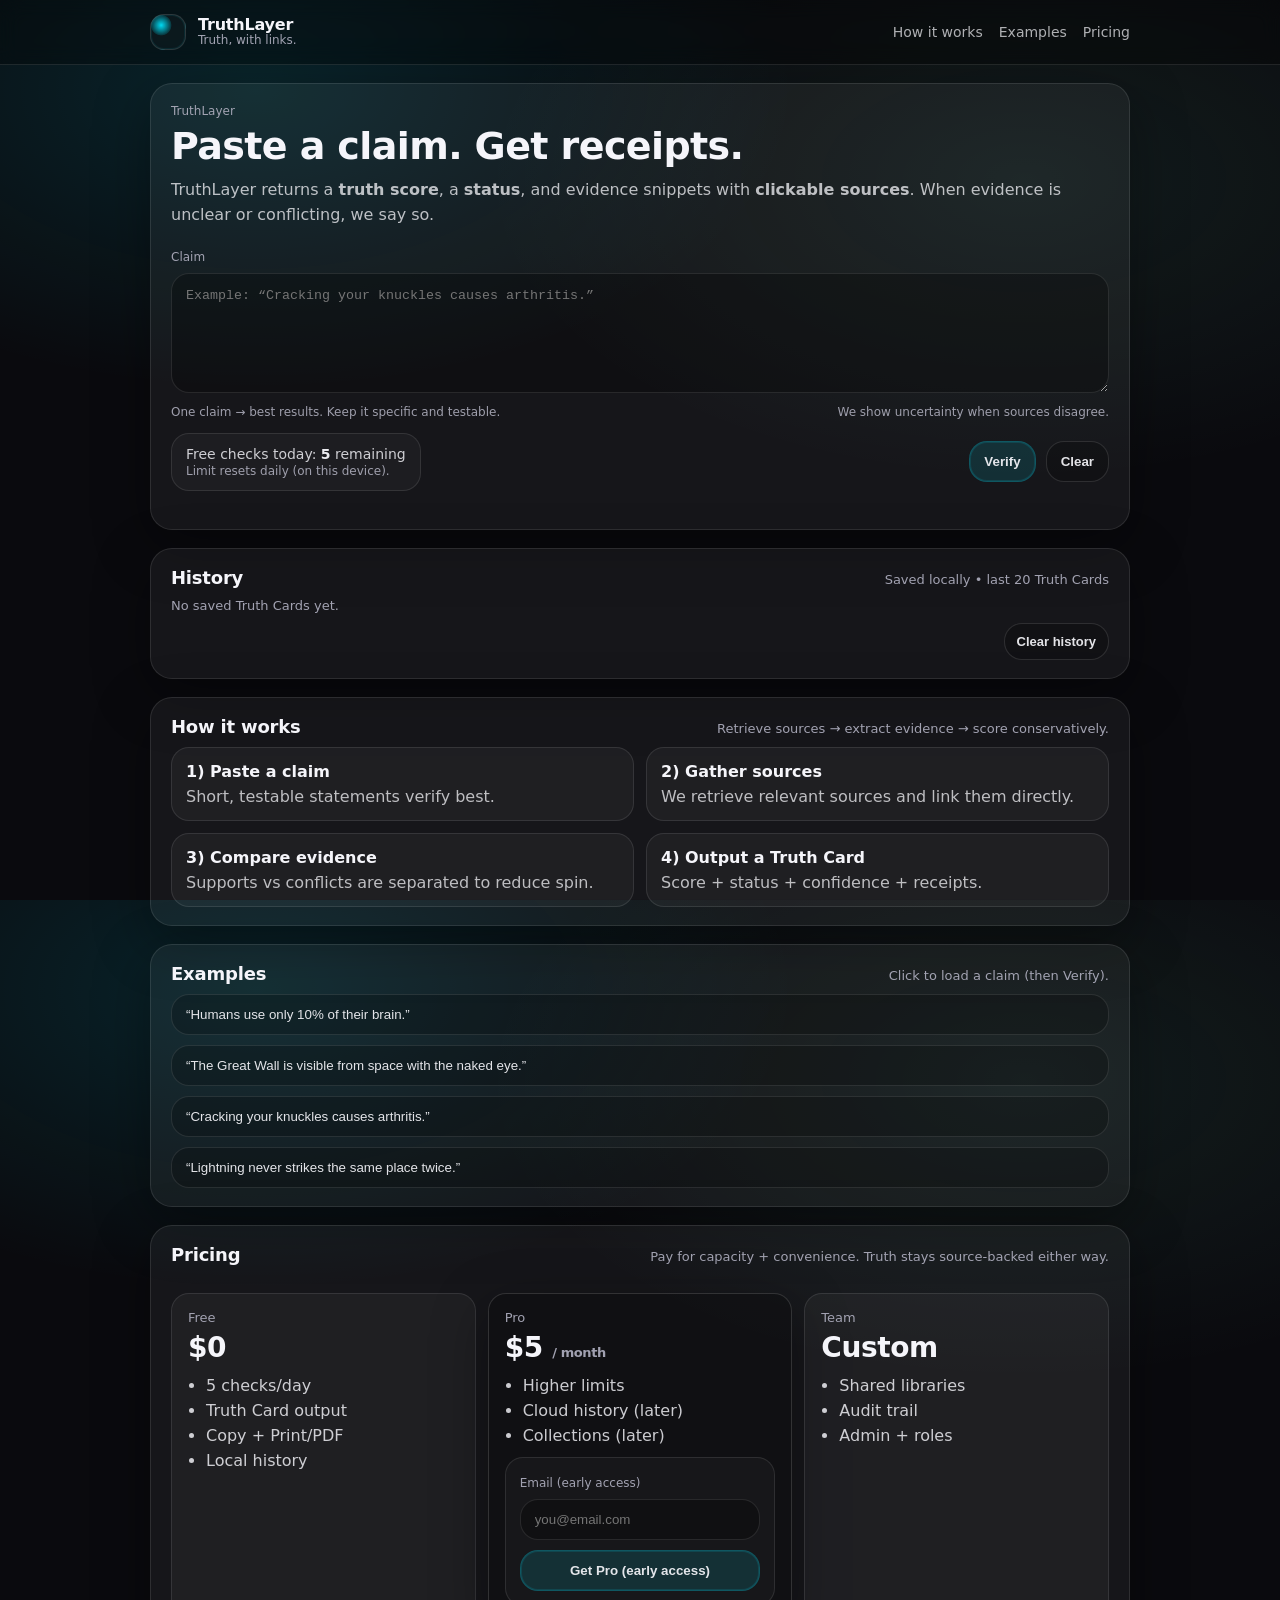
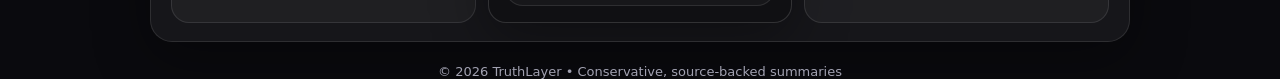
<file: docs/index.html>
<!doctype html>
<html lang="en">
<head>
  <meta charset="utf-8" />
  <meta name="viewport" content="width=device-width,initial-scale=1" />
  <title>TruthLayer — Paste a claim. Get receipts.</title>
  <meta name="description" content="TruthLayer verifies claims with a truth score, status, evidence snippets, and sources. Built to be screenshot-friendly." />
  <link rel="stylesheet" href="styles.css" />
</head>

<body>
  <header class="topbar">
    <div class="wrap topbar__inner">
      <a class="brand" href="#top" aria-label="TruthLayer home">
        <span class="brand__mark" aria-hidden="true"></span>
        <span class="brand__text">
          <span class="brand__name">TruthLayer</span>
          <span class="brand__tag">Truth, with links.</span>
        </span>
      </a>

      <nav class="nav">
        <a href="#how" class="nav__link">How it works</a>
        <a href="#examples" class="nav__link">Examples</a>
        <a href="#pricing" class="nav__link">Pricing</a>
      </nav>
    </div>
  </header>

  <main id="top" class="wrap">

    <section class="panel hero">
      <div class="kicker">TruthLayer</div>
      <h1 class="title">Paste a claim. Get receipts.</h1>
      <p class="subtitle">
        TruthLayer returns a <b>truth score</b>, a <b>status</b>, and evidence snippets with <b>clickable sources</b>.
        When evidence is unclear or conflicting, we say so.
      </p>

      <div class="field">
        <label class="label" for="claimInput">Claim</label>
        <textarea id="claimInput" class="textarea" placeholder="Example: “Cracking your knuckles causes arthritis.”"></textarea>
        <div class="helperRow">
          <div class="hint">One claim → best results. Keep it specific and testable.</div>
          <div class="microHint">We show uncertainty when sources disagree.</div>
        </div>
      </div>

      <div class="controls">
        <div class="limit">
          <div class="limit__line">Free checks today: <span id="limitRemaining" class="limit__num">—</span> remaining</div>
          <div class="limit__sub">Limit resets daily (on this device).</div>
        </div>

        <div class="buttons">
          <button id="verifyBtn" class="btn btn--primary">Verify</button>
          <button id="clearBtn" class="btn btn--ghost">Clear</button>
        </div>
      </div>

      <div id="status" class="status" aria-live="polite"></div>
    </section>

    <section id="resultMount" class="spacer"></section>

    <section class="panel">
      <div class="panel__head">
        <h2 class="h2">History</h2>
        <div class="muted">Saved locally • last 20 Truth Cards</div>
      </div>
      <div id="historyList" class="history"></div>
      <div class="panel__foot">
        <button id="clearHistoryBtn" class="btn btn--ghost btn--small">Clear history</button>
      </div>
    </section>

    <section id="how" class="panel">
      <div class="panel__head">
        <h2 class="h2">How it works</h2>
        <div class="muted">Retrieve sources → extract evidence → score conservatively.</div>
      </div>
      <div class="grid">
        <div class="card"><div class="card__title">1) Paste a claim</div><div class="card__text">Short, testable statements verify best.</div></div>
        <div class="card"><div class="card__title">2) Gather sources</div><div class="card__text">We retrieve relevant sources and link them directly.</div></div>
        <div class="card"><div class="card__title">3) Compare evidence</div><div class="card__text">Supports vs conflicts are separated to reduce spin.</div></div>
        <div class="card"><div class="card__title">4) Output a Truth Card</div><div class="card__text">Score + status + confidence + receipts.</div></div>
      </div>
    </section>

    <section id="examples" class="panel">
      <div class="panel__head">
        <h2 class="h2">Examples</h2>
        <div class="muted">Click to load a claim (then Verify).</div>
      </div>
      <div class="examples">
        <button class="exampleBtn" data-claim="Humans use only 10% of their brain.">“Humans use only 10% of their brain.”</button>
        <button class="exampleBtn" data-claim="The Great Wall of China is visible from space with the naked eye.">“The Great Wall is visible from space with the naked eye.”</button>
        <button class="exampleBtn" data-claim="Cracking your knuckles causes arthritis.">“Cracking your knuckles causes arthritis.”</button>
        <button class="exampleBtn" data-claim="Lightning never strikes the same place twice.">“Lightning never strikes the same place twice.”</button>
      </div>
    </section>

    <section id="pricing" class="panel">
      <div class="panel__head">
        <h2 class="h2">Pricing</h2>
        <div class="muted">Pay for capacity + convenience. Truth stays source-backed either way.</div>
      </div>

      <div id="pricingMsg" class="status"></div>

      <div class="pricing">
        <div class="priceCard">
          <div class="priceCard__tier">Free</div>
          <div class="priceCard__price">$0</div>
          <ul class="list">
            <li>5 checks/day</li>
            <li>Truth Card output</li>
            <li>Copy + Print/PDF</li>
            <li>Local history</li>
          </ul>
        </div>

        <div class="priceCard priceCard--pro">
          <div class="priceCard__tier">Pro</div>
          <div class="priceCard__price">$5 <span class="muted">/ month</span></div>
          <ul class="list">
            <li>Higher limits</li>
            <li>Cloud history (later)</li>
            <li>Collections (later)</li>
          </ul>

          <div class="proBox">
            <label class="label" for="proEmail">Email (early access)</label>
            <input id="proEmail" class="input" placeholder="you@email.com" autocomplete="email" />
            <button id="proBtn" class="btn btn--primary btn--full">Get Pro (early access)</button>
            <div id="proMsg" class="tiny muted"></div>
          </div>
        </div>

        <div class="priceCard">
          <div class="priceCard__tier">Team</div>
          <div class="priceCard__price">Custom</div>
          <ul class="list">
            <li>Shared libraries</li>
            <li>Audit trail</li>
            <li>Admin + roles</li>
          </ul>
        </div>
      </div>
    </section>

    <footer class="footer">
      <div class="muted">© <span id="year"></span> TruthLayer • Conservative, source-backed summaries</div>
    </footer>
  </main>

  <script src="app.js"></script>
</body>
</html>
</file>
<file: docs/styles.css>
:root{
  /* Change this to match your logo exactly */
  --accent: 0, 229, 255;
  --accent2: 120, 255, 214;

  --bg: 10, 10, 14;
  --text: 245, 245, 250;
  --muted: 170, 170, 185;
  --border: 255, 255, 255;
}

*{ box-sizing: border-box; }
html, body{ height: 100%; }
body{
  margin: 0;
  color: rgb(var(--text));
  font-family: ui-sans-serif, system-ui, -apple-system, Segoe UI, Roboto, Helvetica, Arial;
  background:
    radial-gradient(900px 500px at 20% 10%, rgba(var(--accent), 0.12), transparent 60%),
    radial-gradient(900px 500px at 80% 20%, rgba(var(--accent2), 0.08), transparent 60%),
    rgb(var(--bg));
}

a{ color: inherit; text-decoration: none; }
b{ font-weight: 650; }

.wrap{
  width: min(980px, calc(100% - 32px));
  margin: 0 auto;
}
.spacer{ margin-top: 18px; }

/* Topbar */
.topbar{
  position: sticky;
  top: 0;
  z-index: 20;
  backdrop-filter: blur(10px);
  background: rgba(0,0,0,0.30);
  border-bottom: 1px solid rgba(var(--border), 0.10);
}
.topbar__inner{
  display: flex;
  align-items: center;
  justify-content: space-between;
  padding: 14px 0;
  gap: 18px;
}
.brand{
  display: flex;
  align-items: center;
  gap: 12px;
}
.brand__mark{
  width: 36px; height: 36px;
  border-radius: 14px;
  border: 1px solid rgba(var(--border), 0.14);
  background:
    radial-gradient(14px 14px at 30% 30%, rgba(var(--accent),0.95), rgba(var(--accent),0.16) 70%, transparent 75%),
    rgba(255,255,255,0.02);
  box-shadow: 0 0 0 1px rgba(var(--accent),0.08) inset;
}
.brand__text{ display: grid; line-height: 1.05; }
.brand__name{ font-weight: 780; letter-spacing: -0.2px; }
.brand__tag{ font-size: 12px; color: rgba(var(--muted), 0.95); }
.nav{ display: flex; gap: 16px; }
.nav__link{
  font-size: 14px;
  color: rgba(var(--text), 0.70);
  transition: 140ms ease;
}
.nav__link:hover{ color: rgba(var(--text), 0.95); }

/* Panels */
.panel{
  margin-top: 18px;
  border-radius: 22px;
  border: 1px solid rgba(var(--border), 0.10);
  background: rgba(255,255,255,0.05);
  box-shadow: 0 16px 55px rgba(0,0,0,0.35);
  overflow: hidden;
}
.panel.hero{ padding: 20px; }
.panel__head{
  padding: 18px 20px 10px;
  display: flex;
  align-items: baseline;
  justify-content: space-between;
  gap: 10px;
}
.panel__foot{
  padding: 0 20px 18px;
  display: flex;
  justify-content: flex-end;
}

/* Text */
.kicker{ font-size: 12px; color: rgba(var(--muted), 0.95); }
.title{ margin: 6px 0 0; font-size: clamp(26px, 3.2vw, 38px); letter-spacing: -0.6px; }
.subtitle{ margin: 10px 0 0; color: rgba(var(--text), 0.75); line-height: 1.55; }

/* Input */
.field{ margin-top: 18px; }
.label{ font-size: 12px; color: rgba(var(--muted), 0.95); }
.textarea{
  width: 100%;
  margin-top: 8px;
  min-height: 120px;
  resize: vertical;
  padding: 14px;
  border-radius: 18px;
  border: 1px solid rgba(var(--border), 0.10);
  background: rgba(0,0,0,0.28);
  color: rgba(var(--text), 0.92);
  outline: none;
}
.textarea:focus{
  border-color: rgba(var(--border), 0.18);
  box-shadow: 0 0 0 1px rgba(var(--accent), 0.18) inset;
}
.helperRow{
  display: flex;
  justify-content: space-between;
  gap: 10px;
  flex-wrap: wrap;
  margin-top: 8px;
}
.hint, .microHint{ font-size: 12px; color: rgba(var(--muted), 0.92); }

/* Controls */
.controls{
  margin-top: 14px;
  display: flex;
  align-items: center;
  justify-content: space-between;
  gap: 14px;
  flex-wrap: wrap;
}
.limit{
  padding: 12px 14px;
  border-radius: 18px;
  border: 1px solid rgba(var(--border), 0.10);
  background: rgba(255,255,255,0.03);
}
.limit__line{ font-size: 14px; color: rgba(var(--text), 0.82); }
.limit__num{ font-weight: 820; color: rgba(var(--text), 0.96); }
.limit__sub{ margin-top: 2px; font-size: 12px; color: rgba(var(--muted), 0.92); }

.buttons{ display: flex; gap: 10px; align-items: center; }

.btn{
  border-radius: 18px;
  padding: 12px 14px;
  border: 1px solid rgba(var(--border), 0.12);
  background: rgba(255,255,255,0.06);
  color: rgba(var(--text), 0.92);
  cursor: pointer;
  font-weight: 780;
  transition: 140ms ease;
}
.btn:hover{ background: rgba(255,255,255,0.10); }
.btn:disabled{ opacity: 0.55; cursor: not-allowed; }

.btn--primary{
  background: rgba(var(--accent), 0.12);
  border-color: rgba(var(--accent), 0.22);
  box-shadow: 0 0 0 1px rgba(var(--accent),0.12) inset;
}
.btn--primary:hover{ background: rgba(var(--accent), 0.18); }
.btn--ghost{ background: rgba(0,0,0,0.20); }
.btn--small{ padding: 10px 12px; font-size: 13px; }
.btn--full{ width: 100%; margin-top: 10px; }
.btn--mini{ padding: 10px 12px; font-size: 13px; }

/* Status text */
.status{
  padding: 0 20px 10px;
  min-height: 18px;
  font-size: 13px;
  color: rgba(var(--muted), 0.95);
}
.status--error{ color: rgba(255, 170, 170, 0.95); }
.status--ok{ color: rgba(180, 255, 220, 0.95); }

/* Truth Card */
.truthCard{
  border-radius: 22px;
  border: 1px solid rgba(var(--border), 0.10);
  background: rgba(255,255,255,0.05);
  overflow: hidden;
  box-shadow: 0 16px 55px rgba(0,0,0,0.35);
}
.truthCard__top{
  padding: 18px 20px;
  border-bottom: 1px solid rgba(var(--border), 0.10);
  background: rgba(0,0,0,0.22);
}
.truthCard__kicker{ font-size: 12px; color: rgba(var(--muted), 0.95); }
.truthCard__claim{ margin-top: 6px; font-size: 18px; font-weight: 820; line-height: 1.35; }

.metaRow{
  margin-top: 14px;
  display: flex;
  flex-wrap: wrap;
  gap: 10px;
  align-items: center;
}
.pill{
  border-radius: 999px;
  border: 1px solid rgba(var(--border), 0.10);
  background: rgba(255,255,255,0.05);
  padding: 8px 10px;
  font-size: 13px;
  color: rgba(var(--text), 0.86);
}
.pill b{ font-weight: 850; }

/* status pills */
.pill--supported{ border-color: rgba(120,255,214,0.22); background: rgba(120,255,214,0.10); }
.pill--refuted{ border-color: rgba(255,170,170,0.22); background: rgba(255,170,170,0.10); }
.pill--mixed{ border-color: rgba(255,220,140,0.22); background: rgba(255,220,140,0.10); }
.pill--unknown{ border-color: rgba(180,180,200,0.22); background: rgba(180,180,200,0.08); }

.truthCard__body{ padding: 18px 20px; display: grid; gap: 16px; }
.sectionTitle{ font-weight: 820; }
.summary{ color: rgba(var(--text), 0.82); line-height: 1.55; }

.cardActions{ display: flex; gap: 10px; flex-wrap: wrap; align-items: center; }

.cols{
  display: grid;
  grid-template-columns: 1fr;
  gap: 12px;
}
@media (min-width: 820px){
  .cols{ grid-template-columns: 1fr 1fr; }
}
.box{
  border-radius: 18px;
  border: 1px solid rgba(var(--border), 0.10);
  background: rgba(255,255,255,0.04);
  padding: 14px;
}
.ul{
  margin: 10px 0 0;
  padding-left: 18px;
  color: rgba(var(--text), 0.82);
}
.ul li{ margin: 6px 0; }

/* sources */
.sources{ display: grid; gap: 10px; margin-top: 10px; }
.source{
  display: block;
  border-radius: 16px;
  border: 1px solid rgba(var(--border), 0.10);
  background: rgba(0,0,0,0.22);
  padding: 12px;
  transition: 140ms ease;
}
.source:hover{ border-color: rgba(var(--border), 0.18); }
.source__title{ font-weight: 780; }
.source__url{
  margin-top: 4px;
  font-size: 12px;
  color: rgba(var(--muted), 0.95);
  word-break: break-all;
}

.tiny{ font-size: 12px; }
.h2{ margin: 0; font-size: 18px; letter-spacing: -0.2px; }
.muted{ color: rgba(var(--muted), 0.95); font-size: 13px; }

/* grid sections */
.grid{
  padding: 0 20px 18px;
  display: grid;
  grid-template-columns: 1fr;
  gap: 12px;
}
@media (min-width: 820px){ .grid{ grid-template-columns: 1fr 1fr; } }
.card{
  border-radius: 18px;
  border: 1px solid rgba(var(--border), 0.10);
  background: rgba(255,255,255,0.04);
  padding: 14px;
}
.card__title{ font-weight: 820; }
.card__text{ margin-top: 6px; color: rgba(var(--text), 0.74); }

/* examples */
.examples{
  padding: 0 20px 18px;
  display: grid;
  gap: 10px;
}
.exampleBtn{
  text-align: left;
  border-radius: 18px;
  border: 1px solid rgba(var(--border), 0.10);
  background: rgba(0,0,0,0.22);
  padding: 12px 14px;
  color: rgba(var(--text), 0.92);
  cursor: pointer;
  transition: 140ms ease;
}
.exampleBtn:hover{ border-color: rgba(var(--border), 0.18); }

/* pricing */
.pricing{
  padding: 0 20px 18px;
  display: grid;
  grid-template-columns: 1fr;
  gap: 12px;
}
@media (min-width: 820px){ .pricing{ grid-template-columns: 1fr 1fr 1fr; } }
.priceCard{
  border-radius: 18px;
  border: 1px solid rgba(var(--border), 0.10);
  background: rgba(255,255,255,0.04);
  padding: 16px;
}
.priceCard--pro{
  background: rgba(0,0,0,0.26);
  border-color: rgba(var(--border), 0.14);
  box-shadow: 0 16px 55px rgba(0,0,0,0.35);
}
.priceCard__tier{ color: rgba(var(--muted), 0.95); font-size: 13px; }
.priceCard__price{ margin-top: 6px; font-size: 28px; font-weight: 900; letter-spacing: -0.4px; }
.list{ margin: 12px 0 0; padding-left: 18px; color: rgba(var(--text), 0.82); }
.list li{ margin: 6px 0; }

/* pro email */
.input{
  width: 100%;
  margin-top: 8px;
  padding: 12px 14px;
  border-radius: 18px;
  border: 1px solid rgba(var(--border), 0.10);
  background: rgba(0,0,0,0.28);
  color: rgba(var(--text), 0.92);
  outline: none;
}
.input:focus{
  border-color: rgba(var(--border), 0.18);
  box-shadow: 0 0 0 1px rgba(var(--accent), 0.18) inset;
}
.proBox{
  margin-top: 12px;
  border-radius: 18px;
  border: 1px solid rgba(var(--border), 0.10);
  background: rgba(255,255,255,0.03);
  padding: 14px;
}

/* history */
.history{
  padding: 0 20px 10px;
  display: grid;
  gap: 10px;
}
.historyItem{
  border-radius: 18px;
  border: 1px solid rgba(var(--border), 0.10);
  background: rgba(0,0,0,0.22);
  padding: 12px 14px;
  cursor: pointer;
  transition: 140ms ease;
}
.historyItem:hover{ border-color: rgba(var(--border), 0.18); }
.historyItem__claim{ font-weight: 780; line-height: 1.35; }
.historyItem__meta{ margin-top: 4px; font-size: 12px; color: rgba(var(--muted), 0.95); }

/* footer */
.footer{ margin: 22px 0 40px; text-align: center; }

/* print */
@media print{
  body{ background: white; color: black; }
  .topbar, .panel.hero, #how, #examples, #pricing, .footer, .panel:not(.printKeep){ display: none !important; }
  .truthCard{ box-shadow: none; border: 1px solid #ddd; background: white; }
  .truthCard__top{ background: white; }
  .pill{ border: 1px solid #ddd; background: #f7f7f7; }
}
</file>
